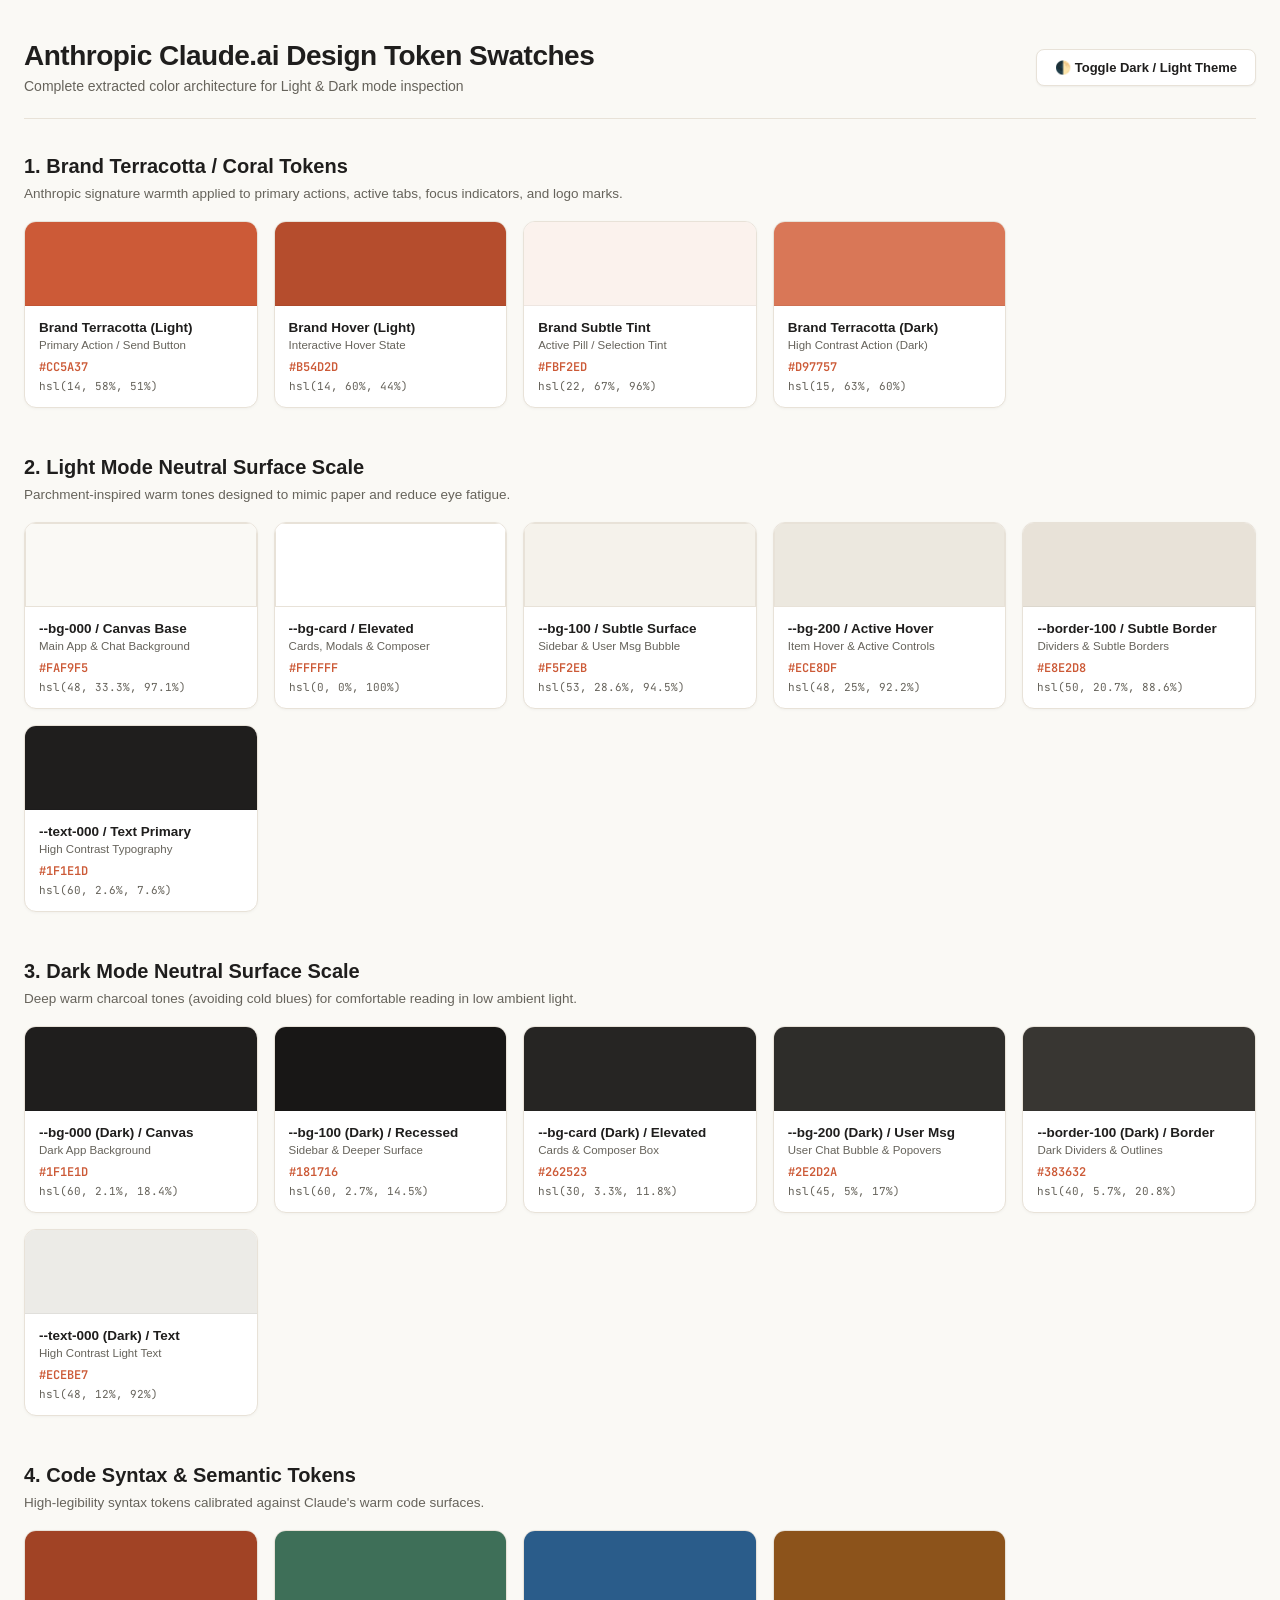
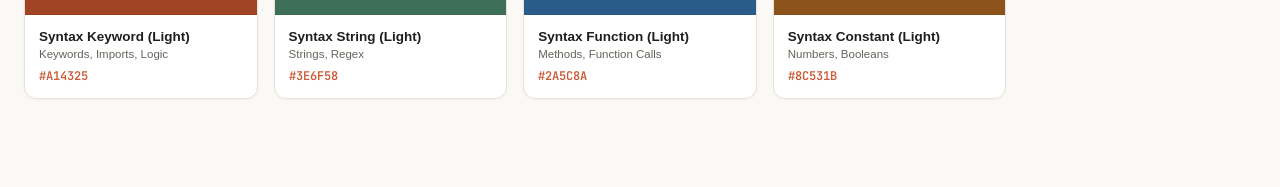
<file: static/claude_swatches.html>
<!DOCTYPE html>
<html lang="en">
<head>
    <meta charset="UTF-8">
    <meta name="viewport" content="width=device-width, initial-scale=1.0">
    <title>Claude.ai Complete Color System & Design Token Swatches</title>
    <link href="https://fonts.googleapis.com/css2?family=Plus+Jakarta+Sans:wght@400;500;600;700;800&family=JetBrains+Mono:wght@400;500&display=swap" rel="stylesheet">
    <style>
        :root {
            --bg: #FAF9F5;
            --surface: #FFFFFF;
            --surface-subtle: #F5F2EB;
            --border: #E8E2D8;
            --text-primary: #1F1E1D;
            --text-secondary: #66635B;
            --brand: #CC5A37;
        }

        [data-theme="dark"] {
            --bg: #1F1E1D;
            --surface: #262523;
            --surface-subtle: #181716;
            --border: #383632;
            --text-primary: #ECEBE7;
            --text-secondary: #A6A29A;
            --brand: #D97757;
        }

        * {
            box-sizing: border-box;
            margin: 0;
            padding: 0;
            font-family: -apple-system, BlinkMacSystemFont, "Segoe UI", Roboto, Helvetica, Arial, sans-serif;
        }

        body {
            background-color: var(--bg);
            color: var(--text-primary);
            padding: 40px 24px;
            transition: background-color 0.2s, color 0.2s;
        }

        .container {
            max-width: 1280px;
            margin: 0 auto;
        }

        header {
            display: flex;
            justify-content: space-between;
            align-items: center;
            margin-bottom: 36px;
            padding-bottom: 24px;
            border-bottom: 1px solid var(--border);
        }

        .title-group h1 {
            font-size: 28px;
            font-weight: 700;
            letter-spacing: -0.5px;
            margin-bottom: 6px;
        }

        .title-group p {
            font-size: 14px;
            color: var(--text-secondary);
        }

        .theme-toggle-btn {
            background: var(--surface);
            border: 1px solid var(--border);
            color: var(--text-primary);
            padding: 10px 18px;
            border-radius: 8px;
            font-size: 13px;
            font-weight: 600;
            cursor: pointer;
            box-shadow: 0 1px 2px rgba(0,0,0,0.05);
            transition: all 0.15s ease;
        }

        .theme-toggle-btn:hover {
            border-color: var(--brand);
            color: var(--brand);
        }

        .section-block {
            margin-bottom: 48px;
        }

        .section-block h2 {
            font-size: 20px;
            font-weight: 700;
            margin-bottom: 8px;
            display: flex;
            align-items: center;
            gap: 10px;
        }

        .section-block p.desc {
            font-size: 13.5px;
            color: var(--text-secondary);
            margin-bottom: 20px;
        }

        .swatch-grid {
            display: grid;
            grid-template-columns: repeat(auto-fill, minmax(230px, 1fr));
            gap: 16px;
        }

        .swatch-card {
            background: var(--surface);
            border: 1px solid var(--border);
            border-radius: 12px;
            overflow: hidden;
            box-shadow: 0 1px 3px rgba(0,0,0,0.04);
            display: flex;
            flex-direction: column;
        }

        .swatch-color-box {
            height: 84px;
            width: 100%;
            border-bottom: 1px solid rgba(0,0,0,0.05);
            position: relative;
        }

        .swatch-info {
            padding: 14px;
            display: flex;
            flex-direction: column;
            gap: 4px;
        }

        .swatch-name {
            font-size: 13.5px;
            font-weight: 700;
            color: var(--text-primary);
        }

        .swatch-role {
            font-size: 11.5px;
            color: var(--text-secondary);
        }

        .swatch-hex {
            font-family: 'JetBrains Mono', Consolas, monospace;
            font-size: 12px;
            font-weight: 600;
            color: var(--brand);
            margin-top: 4px;
        }

        .swatch-hsl {
            font-family: 'JetBrains Mono', Consolas, monospace;
            font-size: 11px;
            color: var(--text-secondary);
        }

        .comparison-table {
            width: 100%;
            border-collapse: collapse;
            background: var(--surface);
            border: 1px solid var(--border);
            border-radius: 12px;
            overflow: hidden;
            font-size: 13px;
            box-shadow: 0 1px 3px rgba(0,0,0,0.04);
        }

        .comparison-table th, .comparison-table td {
            padding: 12px 16px;
            border-bottom: 1px solid var(--border);
            text-align: left;
        }

        .comparison-table th {
            background: var(--surface-subtle);
            font-weight: 700;
            color: var(--text-primary);
        }

        .color-pill-preview {
            display: inline-flex;
            align-items: center;
            gap: 8px;
            font-family: 'JetBrains Mono', Consolas, monospace;
            font-size: 12px;
        }

        .color-dot {
            width: 14px;
            height: 14px;
            border-radius: 4px;
            border: 1px solid rgba(0,0,0,0.15);
            display: inline-block;
        }
    </style>
</head>
<body>
    <div class="container">
        <header>
            <div class="title-group">
                <h1>Anthropic Claude.ai Design Token Swatches</h1>
                <p>Complete extracted color architecture for Light & Dark mode inspection</p>
            </div>
            <button class="theme-toggle-btn" onclick="toggleTheme()">🌓 Toggle Dark / Light Theme</button>
        </header>

        <!-- 1. Brand Accents -->
        <section class="section-block">
            <h2>1. Brand Terracotta / Coral Tokens</h2>
            <p class="desc">Anthropic signature warmth applied to primary actions, active tabs, focus indicators, and logo marks.</p>
            <div class="swatch-grid">
                <div class="swatch-card">
                    <div class="swatch-color-box" style="background-color: #CC5A37;"></div>
                    <div class="swatch-info">
                        <span class="swatch-name">Brand Terracotta (Light)</span>
                        <span class="swatch-role">Primary Action / Send Button</span>
                        <span class="swatch-hex">#CC5A37</span>
                        <span class="swatch-hsl">hsl(14, 58%, 51%)</span>
                    </div>
                </div>
                <div class="swatch-card">
                    <div class="swatch-color-box" style="background-color: #B54D2D;"></div>
                    <div class="swatch-info">
                        <span class="swatch-name">Brand Hover (Light)</span>
                        <span class="swatch-role">Interactive Hover State</span>
                        <span class="swatch-hex">#B54D2D</span>
                        <span class="swatch-hsl">hsl(14, 60%, 44%)</span>
                    </div>
                </div>
                <div class="swatch-card">
                    <div class="swatch-color-box" style="background-color: #FBF2ED;"></div>
                    <div class="swatch-info">
                        <span class="swatch-name">Brand Subtle Tint</span>
                        <span class="swatch-role">Active Pill / Selection Tint</span>
                        <span class="swatch-hex">#FBF2ED</span>
                        <span class="swatch-hsl">hsl(22, 67%, 96%)</span>
                    </div>
                </div>
                <div class="swatch-card">
                    <div class="swatch-color-box" style="background-color: #D97757;"></div>
                    <div class="swatch-info">
                        <span class="swatch-name">Brand Terracotta (Dark)</span>
                        <span class="swatch-role">High Contrast Action (Dark)</span>
                        <span class="swatch-hex">#D97757</span>
                        <span class="swatch-hsl">hsl(15, 63%, 60%)</span>
                    </div>
                </div>
            </div>
        </section>

        <!-- 2. Light Neutral Surfaces & Texts -->
        <section class="section-block">
            <h2>2. Light Mode Neutral Surface Scale</h2>
            <p class="desc">Parchment-inspired warm tones designed to mimic paper and reduce eye fatigue.</p>
            <div class="swatch-grid">
                <div class="swatch-card">
                    <div class="swatch-color-box" style="background-color: #FAF9F5; border: 1px solid #E8E2D8;"></div>
                    <div class="swatch-info">
                        <span class="swatch-name">--bg-000 / Canvas Base</span>
                        <span class="swatch-role">Main App & Chat Background</span>
                        <span class="swatch-hex">#FAF9F5</span>
                        <span class="swatch-hsl">hsl(48, 33.3%, 97.1%)</span>
                    </div>
                </div>
                <div class="swatch-card">
                    <div class="swatch-color-box" style="background-color: #FFFFFF; border: 1px solid #E8E2D8;"></div>
                    <div class="swatch-info">
                        <span class="swatch-name">--bg-card / Elevated</span>
                        <span class="swatch-role">Cards, Modals & Composer</span>
                        <span class="swatch-hex">#FFFFFF</span>
                        <span class="swatch-hsl">hsl(0, 0%, 100%)</span>
                    </div>
                </div>
                <div class="swatch-card">
                    <div class="swatch-color-box" style="background-color: #F5F2EB; border: 1px solid #E8E2D8;"></div>
                    <div class="swatch-info">
                        <span class="swatch-name">--bg-100 / Subtle Surface</span>
                        <span class="swatch-role">Sidebar & User Msg Bubble</span>
                        <span class="swatch-hex">#F5F2EB</span>
                        <span class="swatch-hsl">hsl(53, 28.6%, 94.5%)</span>
                    </div>
                </div>
                <div class="swatch-card">
                    <div class="swatch-color-box" style="background-color: #ECE8DF; border: 1px solid #E8E2D8;"></div>
                    <div class="swatch-info">
                        <span class="swatch-name">--bg-200 / Active Hover</span>
                        <span class="swatch-role">Item Hover & Active Controls</span>
                        <span class="swatch-hex">#ECE8DF</span>
                        <span class="swatch-hsl">hsl(48, 25%, 92.2%)</span>
                    </div>
                </div>
                <div class="swatch-card">
                    <div class="swatch-color-box" style="background-color: #E8E2D8;"></div>
                    <div class="swatch-info">
                        <span class="swatch-name">--border-100 / Subtle Border</span>
                        <span class="swatch-role">Dividers & Subtle Borders</span>
                        <span class="swatch-hex">#E8E2D8</span>
                        <span class="swatch-hsl">hsl(50, 20.7%, 88.6%)</span>
                    </div>
                </div>
                <div class="swatch-card">
                    <div class="swatch-color-box" style="background-color: #1F1E1D;"></div>
                    <div class="swatch-info">
                        <span class="swatch-name">--text-000 / Text Primary</span>
                        <span class="swatch-role">High Contrast Typography</span>
                        <span class="swatch-hex">#1F1E1D</span>
                        <span class="swatch-hsl">hsl(60, 2.6%, 7.6%)</span>
                    </div>
                </div>
            </div>
        </section>

        <!-- 3. Dark Neutral Surfaces & Texts -->
        <section class="section-block">
            <h2>3. Dark Mode Neutral Surface Scale</h2>
            <p class="desc">Deep warm charcoal tones (avoiding cold blues) for comfortable reading in low ambient light.</p>
            <div class="swatch-grid">
                <div class="swatch-card">
                    <div class="swatch-color-box" style="background-color: #1F1E1D;"></div>
                    <div class="swatch-info">
                        <span class="swatch-name">--bg-000 (Dark) / Canvas</span>
                        <span class="swatch-role">Dark App Background</span>
                        <span class="swatch-hex">#1F1E1D</span>
                        <span class="swatch-hsl">hsl(60, 2.1%, 18.4%)</span>
                    </div>
                </div>
                <div class="swatch-card">
                    <div class="swatch-color-box" style="background-color: #181716;"></div>
                    <div class="swatch-info">
                        <span class="swatch-name">--bg-100 (Dark) / Recessed</span>
                        <span class="swatch-role">Sidebar & Deeper Surface</span>
                        <span class="swatch-hex">#181716</span>
                        <span class="swatch-hsl">hsl(60, 2.7%, 14.5%)</span>
                    </div>
                </div>
                <div class="swatch-card">
                    <div class="swatch-color-box" style="background-color: #262523;"></div>
                    <div class="swatch-info">
                        <span class="swatch-name">--bg-card (Dark) / Elevated</span>
                        <span class="swatch-role">Cards & Composer Box</span>
                        <span class="swatch-hex">#262523</span>
                        <span class="swatch-hsl">hsl(30, 3.3%, 11.8%)</span>
                    </div>
                </div>
                <div class="swatch-card">
                    <div class="swatch-color-box" style="background-color: #2E2D2A;"></div>
                    <div class="swatch-info">
                        <span class="swatch-name">--bg-200 (Dark) / User Msg</span>
                        <span class="swatch-role">User Chat Bubble & Popovers</span>
                        <span class="swatch-hex">#2E2D2A</span>
                        <span class="swatch-hsl">hsl(45, 5%, 17%)</span>
                    </div>
                </div>
                <div class="swatch-card">
                    <div class="swatch-color-box" style="background-color: #383632;"></div>
                    <div class="swatch-info">
                        <span class="swatch-name">--border-100 (Dark) / Border</span>
                        <span class="swatch-role">Dark Dividers & Outlines</span>
                        <span class="swatch-hex">#383632</span>
                        <span class="swatch-hsl">hsl(40, 5.7%, 20.8%)</span>
                    </div>
                </div>
                <div class="swatch-card">
                    <div class="swatch-color-box" style="background-color: #ECEBE7;"></div>
                    <div class="swatch-info">
                        <span class="swatch-name">--text-000 (Dark) / Text</span>
                        <span class="swatch-role">High Contrast Light Text</span>
                        <span class="swatch-hex">#ECEBE7</span>
                        <span class="swatch-hsl">hsl(48, 12%, 92%)</span>
                    </div>
                </div>
            </div>
        </section>

        <!-- 4. Syntax & Semantic Highlights -->
        <section class="section-block">
            <h2>4. Code Syntax & Semantic Tokens</h2>
            <p class="desc">High-legibility syntax tokens calibrated against Claude's warm code surfaces.</p>
            <div class="swatch-grid">
                <div class="swatch-card">
                    <div class="swatch-color-box" style="background-color: #A14325;"></div>
                    <div class="swatch-info">
                        <span class="swatch-name">Syntax Keyword (Light)</span>
                        <span class="swatch-role">Keywords, Imports, Logic</span>
                        <span class="swatch-hex">#A14325</span>
                    </div>
                </div>
                <div class="swatch-card">
                    <div class="swatch-color-box" style="background-color: #3E6F58;"></div>
                    <div class="swatch-info">
                        <span class="swatch-name">Syntax String (Light)</span>
                        <span class="swatch-role">Strings, Regex</span>
                        <span class="swatch-hex">#3E6F58</span>
                    </div>
                </div>
                <div class="swatch-card">
                    <div class="swatch-color-box" style="background-color: #2A5C8A;"></div>
                    <div class="swatch-info">
                        <span class="swatch-name">Syntax Function (Light)</span>
                        <span class="swatch-role">Methods, Function Calls</span>
                        <span class="swatch-hex">#2A5C8A</span>
                    </div>
                </div>
                <div class="swatch-card">
                    <div class="swatch-color-box" style="background-color: #8C531B;"></div>
                    <div class="swatch-info">
                        <span class="swatch-name">Syntax Constant (Light)</span>
                        <span class="swatch-role">Numbers, Booleans</span>
                        <span class="swatch-hex">#8C531B</span>
                    </div>
                </div>
            </div>
        </section>

    </div>

    <script>
        function toggleTheme() {
            const current = document.documentElement.getAttribute('data-theme');
            if (current === 'dark') {
                document.documentElement.removeAttribute('data-theme');
            } else {
                document.documentElement.setAttribute('data-theme', 'dark');
            }
        }
    </script>
</body>
</html>
</file>
